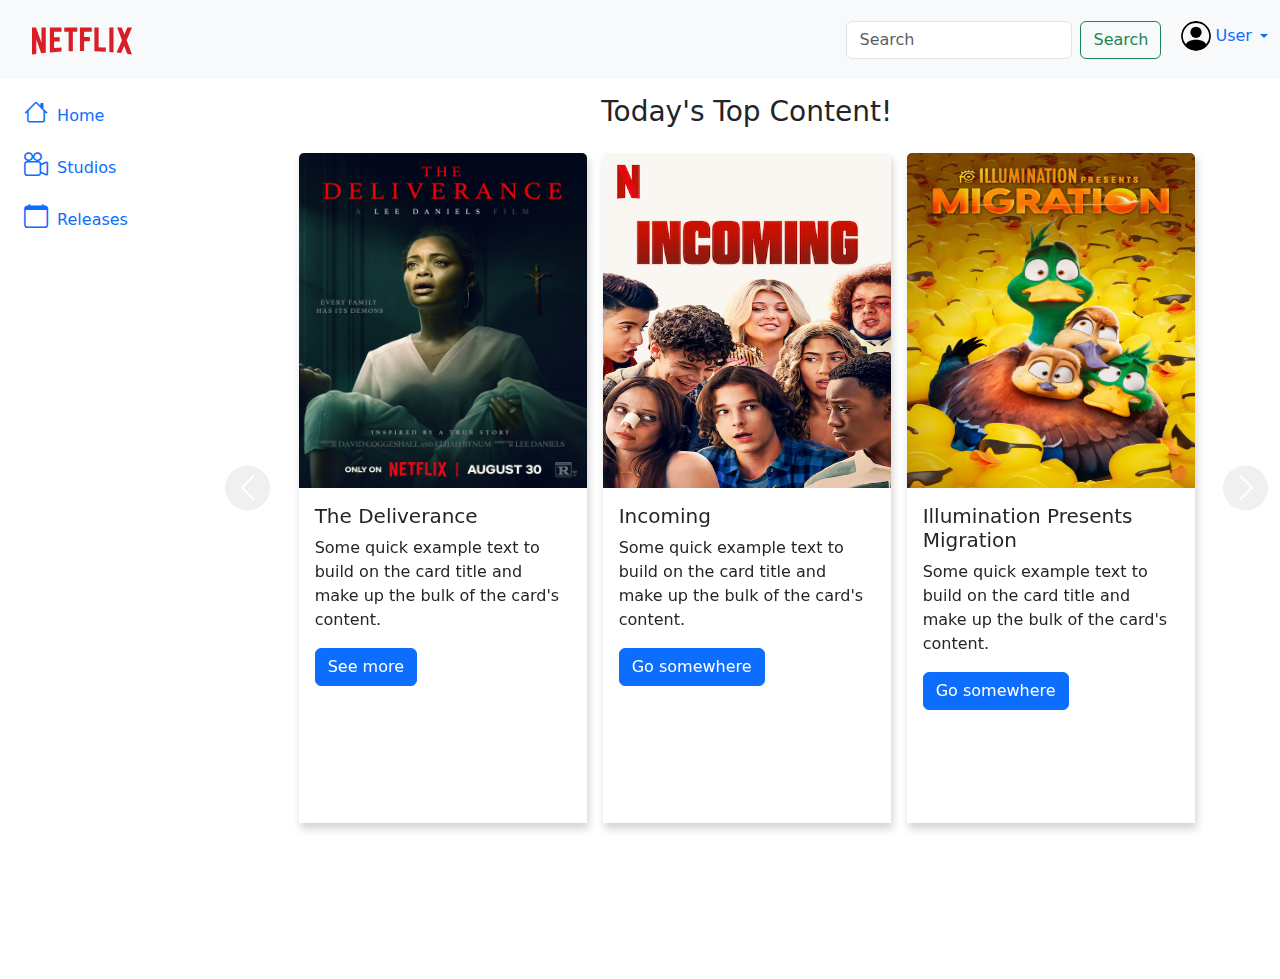
<file: index.html>
<!DOCTYPE html>
<html lang="en">
  <head>
    <meta charset="UTF-8" />
    <meta name="viewport" content="width=device-width, initial-scale=1.0" />
    <title>SBA 307</title>
    <link
      href="https://cdn.jsdelivr.net/npm/bootstrap@5.3.3/dist/css/bootstrap.min.css"
      rel="stylesheet"
      integrity="sha384-QWTKZyjpPEjISv5WaRU9OFeRpok6YctnYmDr5pNlyT2bRjXh0JMhjY6hW+ALEwIH"
      crossorigin="anonymous"
    />
    <!-- Bootstrap Font Icon CSS -->
    <link
      rel="stylesheet"
      href="https://cdn.jsdelivr.net/npm/bootstrap-icons@1.5.0/font/bootstrap-icons.css"
    />
    <link rel="stylesheet" href="../styles/style.css" />
    <script src="https://cdn.jsdelivr.net/npm/bootstrap@5.3.3/dist/js/bootstrap.bundle.min.js"></script>
    <style>
      html {
        background-color: rgb(191, 224, 224);
      }
    </style>
  </head>

  <body>
    <nav class="navbar bg-body-tertiary">
      <div class="container-fluid">
        <a class="navbar-brand" style="margin-left: 20px" href="./index.html">
          <img
            src="../images/netflix-logo.svg"
            alt="Logo"
            width="100"
            height="50"
            class="d-inline-block align-text-top"
          />
        </a>
        <div class="navbar-right" style="display: flex">
          <form class="d-flex" role="search">
            <input
              class="form-control me-2"
              type="search"
              placeholder="Search"
              aria-label="Search"
            />
            <button class="btn btn-outline-success" type="submit">
              Search
            </button>
          </form>
          <!-- https://dev.to/codeply/bootstrap-5-sidebar-examples-38pb https://www.codeply.com/p/WGCqYEiPBg -->
          <div class="dropdown" style="margin-left: 20px">
            <a
              href="#"
              class="d-flex align-items-center text-decoration-none dropdown-toggle"
              id="dropdownUser1"
              data-bs-toggle="dropdown"
              aria-expanded="false"
            >
              <img
                src="../images/person-circle.svg"
                alt="hugenerd"
                width="30"
                height="30"
                class="rounded-circle"
              />
              <span class="d-none d-sm-inline mx-1">User</span>
            </a>
            <ul
              class="dropdown-menu dropdown-menu-dark text-small shadow"
              aria-labelledby="dropdownUser1"
            >
              <li>
                <a class="dropdown-item" href="./pages/profile.html">Profile</a>
              </li>
              <li>
                <hr class="dropdown-divider" />
              </li>
              <li><a class="dropdown-item" href="#">Sign out</a></li>
            </ul>
          </div>
        </div>
      </div>
    </nav>

    <!-- https://www.codeply.com/p/WGCqYEiPBg -->
    <div class="container-fluid">
      <div class="row flex-nowrap">
        <div class="col-auto col-md-3 col-xl-2 px-sm-2 px-0">
          <div
            class="d-flex flex-column align-items-center align-items-sm-start px-3 pt-2 text-white min-vh-100"
          >
            <ul
              class="nav nav-pills flex-column mb-sm-auto mb-0 align-items-center align-items-sm-start"
              id="menu"
            >
              <li class="nav-item">
                <a href="../index.html" class="nav-link align-middle px-0">
                  <i class="fs-4 bi-house"></i>
                  <span class="ms-1 d-none d-sm-inline">Home</span>
                </a>
              </li>

              <li>
                <a
                  href="../pages/studios.html"
                  class="nav-link px-0 align-middle"
                >
                  <i class="fs-4 bi-camera-reels"></i>
                  <span class="ms-1 d-none d-sm-inline">Studios</span>
                </a>
              </li>

              <li>
                <a
                  href="../pages/releases.html"
                  class="nav-link px-0 align-middle"
                >
                  <i class="fs-4 bi-calendar"></i>
                  <span class="ms-1 d-none d-sm-inline">Releases</span></a
                >
              </li>
            </ul>
          </div>
        </div>

        <div class="col py-3">
          <!-- https://www.geeksforgeeks.org/how-to-make-multi-item-carousel-using-bootstrap-5/ -->
          <h3 align="center">Today's Top Content!</h3>
          <!-- https://raddy.dev/blog/netflix-carousel-using-css/ -->
          <!-- https://www.smashingmagazine.com/2024/04/infinite-scrolling-logos-html-css/ -->
          <!-- https://stackoverflow.com/questions/74159019/can-i-add-a-div-with-multiple-images-inside-a-bootstrap-carousel-slide-if-so-h -->
          <div id="carouselExampleIndicators" class="carousel slide">
            <div class="carousel-indicators">
              <button
                type="button"
                data-bs-target="#carouselExampleIndicators"
                data-bs-slide-to="0"
                class="active"
                aria-current="true"
                aria-label="Slide 1"
              ></button>
              <button
                type="button"
                data-bs-target="#carouselExampleIndicators"
                data-bs-slide-to="1"
                aria-label="Slide 2"
              ></button>
              <button
                type="button"
                data-bs-target="#carouselExampleIndicators"
                data-bs-slide-to="2"
                aria-label="Slide 3"
              ></button>
              <button
                type="button"
                data-bs-target="#carouselExampleIndicators"
                data-bs-slide-to="3"
                aria-label="Slide 4"
              ></button>
              <button
                type="button"
                data-bs-target="#carouselExampleIndicators"
                data-bs-slide-to="4"
                aria-label="Slide 5"
              ></button>
            </div>
            <div class="carousel-inner">
              <!-- https://codingyaar.com/bootstrap-4-carousel-multiple-items-responsive/ -->

              <div class="carousel-item active">
                <div class="cards-wrapper">
                  <div class="card" style="width: 18rem">
                    <img
                      src="./images/deliverance-1.jpeg"
                      class="card-img-top"
                      alt="..."
                    />
                    <div class="card-body">
                      <h5 class="card-title">The Deliverance</h5>
                      <p class="card-text">
                        Some quick example text to build on the card title and
                        make up the bulk of the card's content.
                      </p>
                      <a href="#" class="btn btn-primary" id="submit-btn"
                        >See more</a
                      >
                    </div>
                  </div>

                  <div class="card" style="width: 18rem">
                    <img
                      src="./images/incoming-2.jpeg"
                      class="card-img-top"
                      alt="..."
                    />
                    <div class="card-body">
                      <h5 class="card-title">Incoming</h5>
                      <p class="card-text">
                        Some quick example text to build on the card title and
                        make up the bulk of the card's content.
                      </p>
                      <a href="#" class="btn btn-primary" id="submit-btn"
                        >Go somewhere</a
                      >
                    </div>
                  </div>

                  <div class="card" style="width: 18rem">
                    <img
                      src="./images/migration-3.jpeg"
                      class="card-img-top"
                      alt="..."
                    />
                    <div class="card-body">
                      <h5 class="card-title">
                        Illumination Presents Migration
                      </h5>
                      <p class="card-text">
                        Some quick example text to build on the card title and
                        make up the bulk of the card's content.
                      </p>
                      <a href="#" class="btn btn-primary" id="submit-btn"
                        >Go somewhere</a
                      >
                    </div>
                  </div>
                </div>
              </div>
              <div class="carousel-item">
                <div class="cards-wrapper">
                  <div class="card" style="width: 18rem">
                    <img
                      src="./images/union-4.jpeg"
                      class="card-img-top"
                      alt="..."
                    />
                    <div class="card-body">
                      <h5 class="card-title">The Union</h5>
                      <p class="card-text">
                        Some quick example text to build on the card title and
                        make up the bulk of the card's content.
                      </p>
                      <a href="#" class="btn btn-primary" id="submit-btn"
                        >Go somewhere</a
                      >
                    </div>
                  </div>

                  <div class="card" style="width: 18rem">
                    <img
                      src="./images/untold-5.jpeg"
                      class="card-img-top"
                      alt="..."
                    />
                    <div class="card-body">
                      <h5 class="card-title">Untold: Sign Stealer</h5>
                      <p class="card-text">
                        Some quick example text to build on the card title and
                        make up the bulk of the card's content.
                      </p>
                      <a href="#" class="btn btn-primary" id="submit-btn"
                        >Go somewhere</a
                      >
                    </div>
                  </div>
                </div>
              </div>
            </div>
            <button
              class="carousel-control-prev"
              type="button"
              data-bs-target="#carouselExampleIndicators"
              data-bs-slide="prev"
            >
              <span
                class="carousel-control-prev-icon"
                aria-hidden="true"
              ></span>
              <span class="visually-hidden">Previous</span>
            </button>
            <button
              class="carousel-control-next"
              type="button"
              data-bs-target="#carouselExampleIndicators"
              data-bs-slide="next"
            >
              <span
                class="carousel-control-next-icon"
                aria-hidden="true"
              ></span>
              <span class="visually-hidden">Next</span>
            </button>
          </div>
        </div>
      </div>
    </div>
  </body>
</html>
</file>
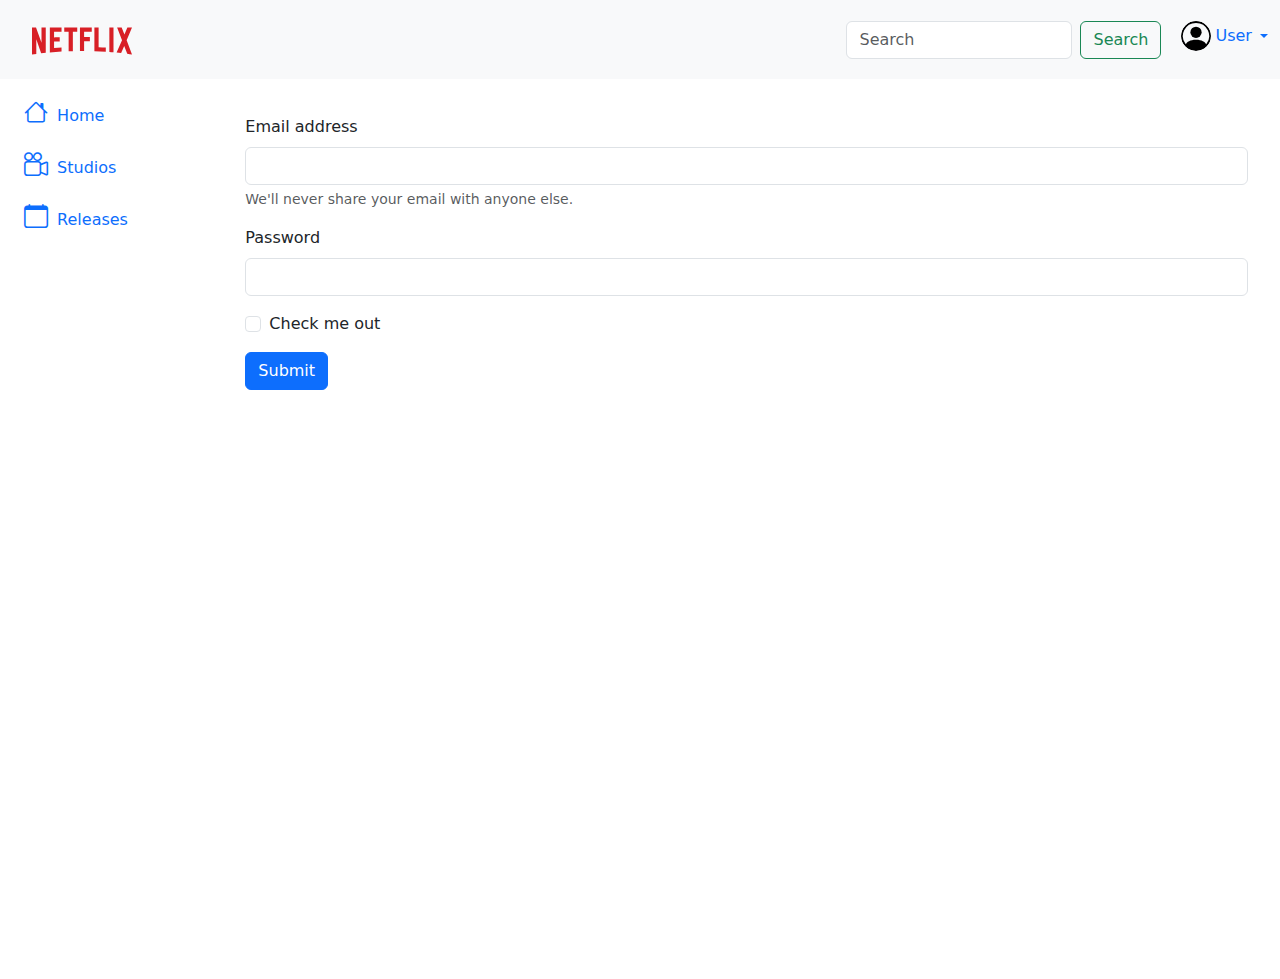
<file: pages/profile.html>
<!DOCTYPE html>
<html lang="en">
  <head>
    <meta charset="UTF-8" />
    <meta name="viewport" content="width=device-width, initial-scale=1.0" />
    <title>Profile Page</title>
    <link
      href="https://cdn.jsdelivr.net/npm/bootstrap@5.3.3/dist/css/bootstrap.min.css"
      rel="stylesheet"
      integrity="sha384-QWTKZyjpPEjISv5WaRU9OFeRpok6YctnYmDr5pNlyT2bRjXh0JMhjY6hW+ALEwIH"
      crossorigin="anonymous"
    />
    <!-- Bootstrap Font Icon CSS -->
    <link
      rel="stylesheet"
      href="https://cdn.jsdelivr.net/npm/bootstrap-icons@1.5.0/font/bootstrap-icons.css"
    />
    <link rel="stylesheet" href="../styles/style.css" />
    <script src="https://cdn.jsdelivr.net/npm/bootstrap@5.3.3/dist/js/bootstrap.bundle.min.js"></script>
    <style>
      .main-form {
        margin: 20px;
      }
    </style>
  </head>

  <body>
    <nav class="navbar bg-body-tertiary">
      <div class="container-fluid">
        <a class="navbar-brand" style="margin-left: 20px" href="../index.html">
          <img
            src="../images/netflix-logo.svg"
            alt="Logo"
            width="100"
            height="50"
            class="d-inline-block align-text-top"
          />
        </a>
        <div class="navbar-right" style="display: flex">
          <form class="d-flex" role="search">
            <input
              class="form-control me-2"
              type="search"
              placeholder="Search"
              aria-label="Search"
            />
            <button class="btn btn-outline-success" type="submit">
              Search
            </button>
          </form>
          <!-- https://dev.to/codeply/bootstrap-5-sidebar-examples-38pb https://www.codeply.com/p/WGCqYEiPBg -->
          <div class="dropdown" style="margin-left: 20px">
            <a
              href="#"
              class="d-flex align-items-center text-decoration-none dropdown-toggle"
              id="dropdownUser1"
              data-bs-toggle="dropdown"
              aria-expanded="false"
            >
              <img
                src="../images/person-circle.svg"
                alt="hugenerd"
                width="30"
                height="30"
                class="rounded-circle"
              />
              <span class="d-none d-sm-inline mx-1">User</span>
            </a>
            <ul
              class="dropdown-menu dropdown-menu-dark text-small shadow"
              aria-labelledby="dropdownUser1"
            >
              <li>
                <a class="dropdown-item" href="./profile.html">Profile</a>
              </li>
              <li>
                <hr class="dropdown-divider" />
              </li>
              <li><a class="dropdown-item" href="#">Sign out</a></li>
            </ul>
          </div>
        </div>
      </div>
    </nav>

    <!-- https://www.codeply.com/p/WGCqYEiPBg -->
    <div class="container-fluid">
      <div class="row flex-nowrap">
        <div class="col-auto col-md-3 col-xl-2 px-sm-2 px-0">
          <div
            class="d-flex flex-column align-items-center align-items-sm-start px-3 pt-2 text-white min-vh-100"
          >
            <ul
              class="nav nav-pills flex-column mb-sm-auto mb-0 align-items-center align-items-sm-start"
              id="menu"
            >
              <li class="nav-item">
                <a href="../index.html" class="nav-link align-middle px-0">
                  <i class="fs-4 bi-house"></i>
                  <span class="ms-1 d-none d-sm-inline">Home</span>
                </a>
              </li>

              <li>
                <a href="./studios.html" class="nav-link px-0 align-middle">
                  <i class="fs-4 bi-camera-reels"></i>
                  <span class="ms-1 d-none d-sm-inline">Studios</span>
                </a>
              </li>

              <li>
                <a href="./releases.html" class="nav-link px-0 align-middle">
                  <i class="fs-4 bi-calendar"></i>
                  <span class="ms-1 d-none d-sm-inline">Releases</span></a
                >
              </li>
            </ul>
          </div>
        </div>

        <div class="col py-3">
          <main class="profile-form">
            <div class="main-form">
              <form>
                <div class="mb-3">
                  <label for="exampleInputEmail1" class="form-label"
                    >Email address</label
                  >
                  <input
                    type="email"
                    class="form-control"
                    id="exampleInputEmail1"
                    aria-describedby="emailHelp"
                  />
                  <div id="emailHelp" class="form-text">
                    We'll never share your email with anyone else.
                  </div>
                </div>
                <div class="mb-3">
                  <label for="exampleInputPassword1" class="form-label"
                    >Password</label
                  >
                  <input
                    type="password"
                    class="form-control"
                    id="exampleInputPassword1"
                  />
                </div>
                <div class="mb-3 form-check">
                  <input
                    type="checkbox"
                    class="form-check-input"
                    id="exampleCheck1"
                  />
                  <label class="form-check-label" for="exampleCheck1"
                    >Check me out</label
                  >
                </div>
                <button type="submit" class="btn btn-primary" id="submit-btn">Submit</button>
              </form>
            </div>
          </main>
        </div>
      </div>
    </div>
  </body>
</html>
</file>
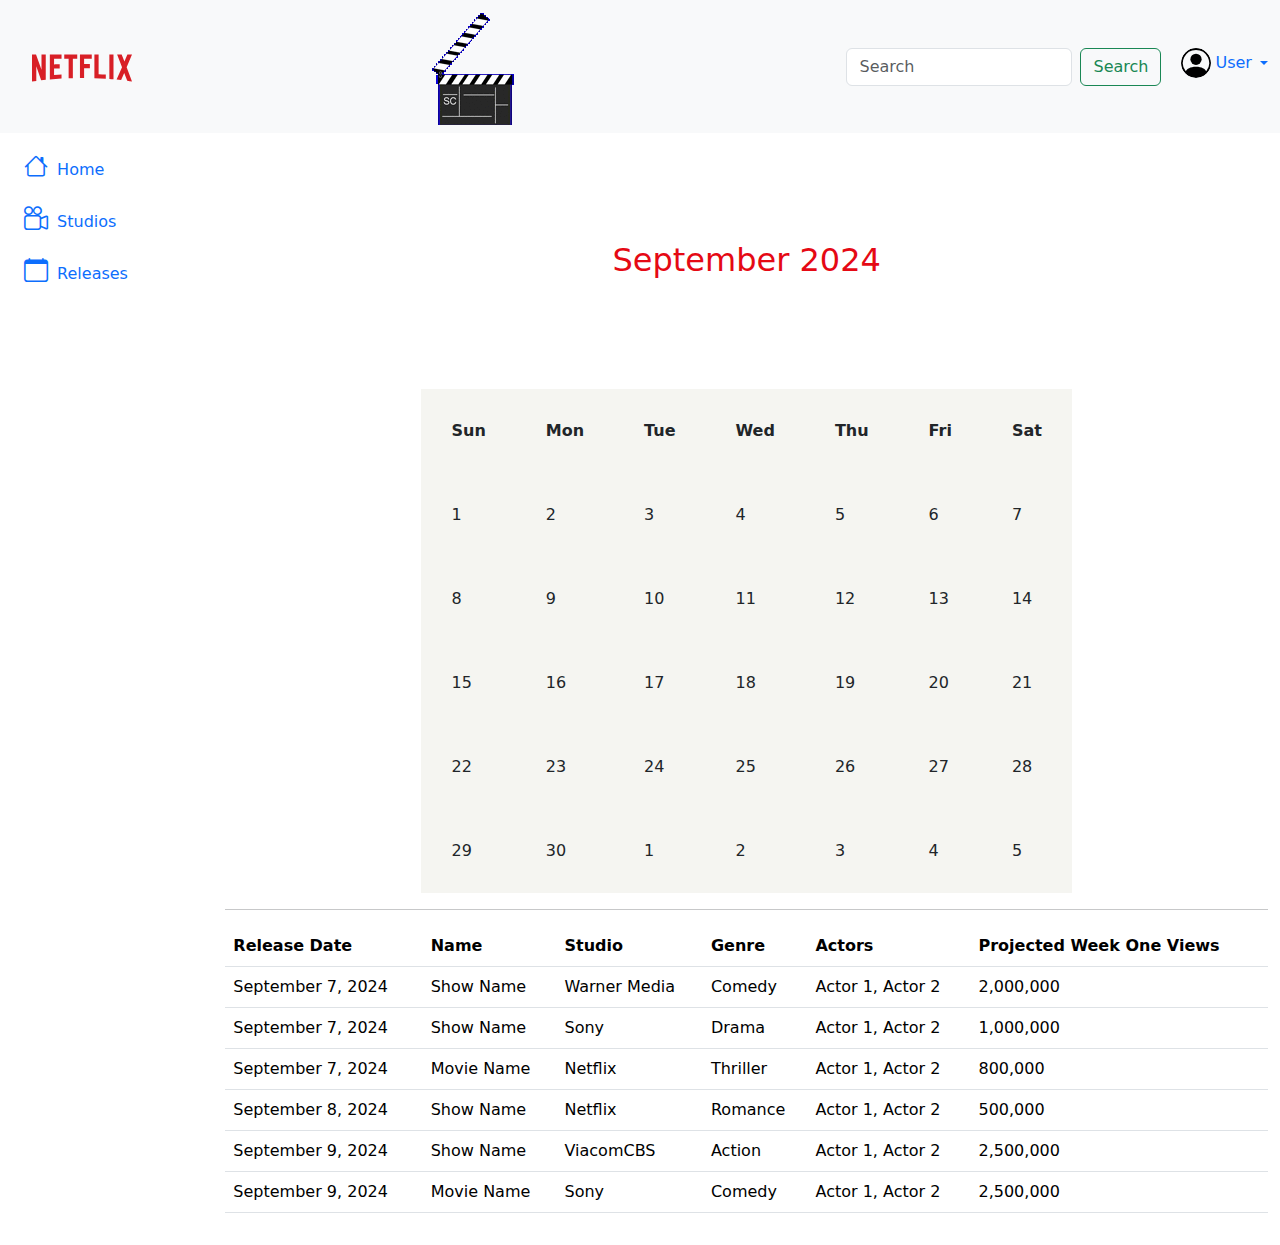
<file: pages/releases.html>
<!DOCTYPE html>
<html lang="en">
  <head>
    <meta charset="UTF-8" />
    <meta name="viewport" content="width=device-width, initial-scale=1.0" />
    <title>SBA 307</title>
    <link
      href="https://cdn.jsdelivr.net/npm/bootstrap@5.3.3/dist/css/bootstrap.min.css"
      rel="stylesheet"
      integrity="sha384-QWTKZyjpPEjISv5WaRU9OFeRpok6YctnYmDr5pNlyT2bRjXh0JMhjY6hW+ALEwIH"
      crossorigin="anonymous"
    />
    <!-- Bootstrap Font Icon CSS -->
    <link
      rel="stylesheet"
      href="https://cdn.jsdelivr.net/npm/bootstrap-icons@1.5.0/font/bootstrap-icons.css"
    />
    <link rel="stylesheet" href="../styles/style.css" />
    <script src="https://cdn.jsdelivr.net/npm/bootstrap@5.3.3/dist/js/bootstrap.bundle.min.js"></script>
    <style>
      .releases-cal > td {
        background-color: yellow;
      }
    </style>
  </head>

  <body>
    <nav class="navbar bg-body-tertiary">
      <div class="container-fluid">
        <a class="navbar-brand" style="margin-left: 20px" href="../index.html">
          <img
            src="../images/netflix-logo.svg"
            alt="Logo"
            width="100"
            height="50"
            class="d-inline-block align-text-top"
          />
        </a>
        <img
          src="../images/movie-clapperboard.gif"
          alt="Movie clapperboard gif, which says action"
          id="loading-gif"
        />
        <div class="navbar-right" style="display: flex">
          <form class="d-flex" role="search">
            <input
              class="form-control me-2"
              type="search"
              placeholder="Search"
              aria-label="Search"
            />
            <button class="btn btn-outline-success" type="submit">
              Search
            </button>
          </form>

          <!-- https://dev.to/codeply/bootstrap-5-sidebar-examples-38pb https://www.codeply.com/p/WGCqYEiPBg -->
          <div class="dropdown" style="margin-left: 20px">
            <a
              href="#"
              class="d-flex align-items-center text-decoration-none dropdown-toggle"
              id="dropdownUser1"
              data-bs-toggle="dropdown"
              aria-expanded="false"
            >
              <img
                src="../images/person-circle.svg"
                alt="hugenerd"
                width="30"
                height="30"
                class="rounded-circle"
              />
              <span class="d-none d-sm-inline mx-1">User</span>
            </a>
            <ul
              class="dropdown-menu dropdown-menu-dark text-small shadow"
              aria-labelledby="dropdownUser1"
            >
              <li>
                <a class="dropdown-item" href="./profile.html">Profile</a>
              </li>
              <li>
                <hr class="dropdown-divider" />
              </li>
              <li><a class="dropdown-item" href="#">Sign out</a></li>
            </ul>
          </div>
        </div>
      </div>
    </nav>

    <!-- https://www.codeply.com/p/WGCqYEiPBg -->
    <div class="container-fluid">
      <div class="row flex-nowrap">
        <div class="col-auto col-md-3 col-xl-2 px-sm-2 px-0">
          <div
            class="d-flex flex-column align-items-center align-items-sm-start px-3 pt-2 text-white min-vh-100"
          >
            <ul
              class="nav nav-pills flex-column mb-sm-auto mb-0 align-items-center align-items-sm-start"
              id="menu"
            >
              <li class="nav-item">
                <a href="../index.html" class="nav-link align-middle px-0">
                  <i class="fs-4 bi-house"></i>
                  <span class="ms-1 d-none d-sm-inline">Home</span>
                </a>
              </li>

              <li>
                <a href="./studios.html" class="nav-link px-0 align-middle">
                  <i class="fs-4 bi-camera-reels"></i>
                  <span class="ms-1 d-none d-sm-inline">Studios</span>
                </a>
              </li>

              <li>
                <a href="./studios.html" class="nav-link px-0 align-middle">
                  <i class="fs-4 bi-calendar"></i>
                  <span class="ms-1 d-none d-sm-inline">Releases</span></a
                >
              </li>
            </ul>
          </div>
        </div>

        <div class="releases-main col py-3">
          <main class="releases-main">
            <div class="main-top">
              <div
                class="h2-container"
                syle="display: flex; height: 200px; width: 100%"
              >
                <h2
                  align="center"
                  class="bounce"
                  style="color: #e50914; align-self: flex-end"
                >
                  September 2024
                </h2>
              </div>
              <br />

              <table
                class="releases-cal"
                bgcolor="#F5F5F1"
                align="center"
                cellspacing="30"
                cellpadding="30"
              >
                <!-- The tr tag is used to enter 
            rows in the table -->

                <!-- It is used to give the heading to the
            table. We can give the heading to the 
            top and bottom of the table -->

                <caption align="top">
                  <!-- Here we have used the attribute 
                that is style and we have colored 
                the sentence to make it better 
                depending on the web page-->
                </caption>

                <thead>
                  <tr>
                    <th>Sun</th>
                    <th>Mon</th>
                    <th>Tue</th>
                    <th>Wed</th>
                    <th>Thu</th>
                    <th>Fri</th>
                    <th>Sat</th>
                  </tr>
                </thead>

                <tbody>
                  <tr>
                    <td>1</td>
                    <td>2</td>
                    <td>3</td>
                    <td>4</td>
                    <td>5</td>
                    <td>6</td>
                    <td>7</td>
                  </tr>
                  <tr>
                    <td>8</td>
                    <td>9</td>
                    <td>10</td>
                    <td>11</td>
                    <td>12</td>
                    <td>13</td>
                    <td>14</td>
                  </tr>
                  <tr>
                    <td>15</td>
                    <td>16</td>
                    <td>17</td>
                    <td>18</td>
                    <td>19</td>
                    <td>20</td>
                    <td>21</td>
                  </tr>
                  <tr>
                    <td>22</td>
                    <td>23</td>
                    <td>24</td>
                    <td>25</td>
                    <td>26</td>
                    <td>27</td>
                    <td>28</td>
                  </tr>
                  <tr>
                    <td>29</td>
                    <td>30</td>
                    <td>1</td>
                    <td>2</td>
                    <td>3</td>
                    <td>4</td>
                    <td>5</td>
                  </tr>
                </tbody>
              </table>
            </div>
            <hr />
            <div class="main-bottom">
              <table class="table">
                <thead>
                  <tr>
                    <th scope="col">Release Date</th>
                    <th scope="col">Name</th>
                    <th scope="col">Studio</th>
                    <th scope="col">Genre</th>
                    <th scope="col">Actors</th>
                    <th scope="col">Projected Week One Views</th>
                  </tr>
                </thead>
                <tbody>
                  <tr>
                    <td>September 7, 2024</td>
                    <td>Show Name</td>
                    <td>Warner Media</td>
                    <td>Comedy</td>
                    <td>Actor 1, Actor 2</td>
                    <td>2,000,000</td>
                  </tr>
                  <tr>
                    <td>September 7, 2024</td>
                    <td>Show Name</td>
                    <td>Sony</td>
                    <td>Drama</td>
                    <td>Actor 1, Actor 2</td>
                    <td>1,000,000</td>
                  </tr>
                  <tr>
                    <td>September 7, 2024</td>
                    <td>Movie Name</td>
                    <td>Netflix</td>
                    <td>Thriller</td>
                    <td>Actor 1, Actor 2</td>
                    <td>800,000</td>
                  </tr>
                  <tr>
                    <td>September 8, 2024</td>
                    <td>Show Name</td>
                    <td>Netflix</td>
                    <td>Romance</td>
                    <td>Actor 1, Actor 2</td>
                    <td>500,000</td>
                  </tr>
                  <tr>
                    <td>September 9, 2024</td>
                    <td>Show Name</td>
                    <td>ViacomCBS</td>
                    <td>Action</td>
                    <td>Actor 1, Actor 2</td>
                    <td>2,500,000</td>
                  </tr>
                  <tr>
                    <td>September 9, 2024</td>
                    <td>Movie Name</td>
                    <td>Sony</td>
                    <td>Comedy</td>
                    <td>Actor 1, Actor 2</td>
                    <td>2,500,000</td>
                  </tr>
                </tbody>
              </table>
            </div>
          </main>
        </div>
      </div>
    </div>
  </body>
</html>
</file>
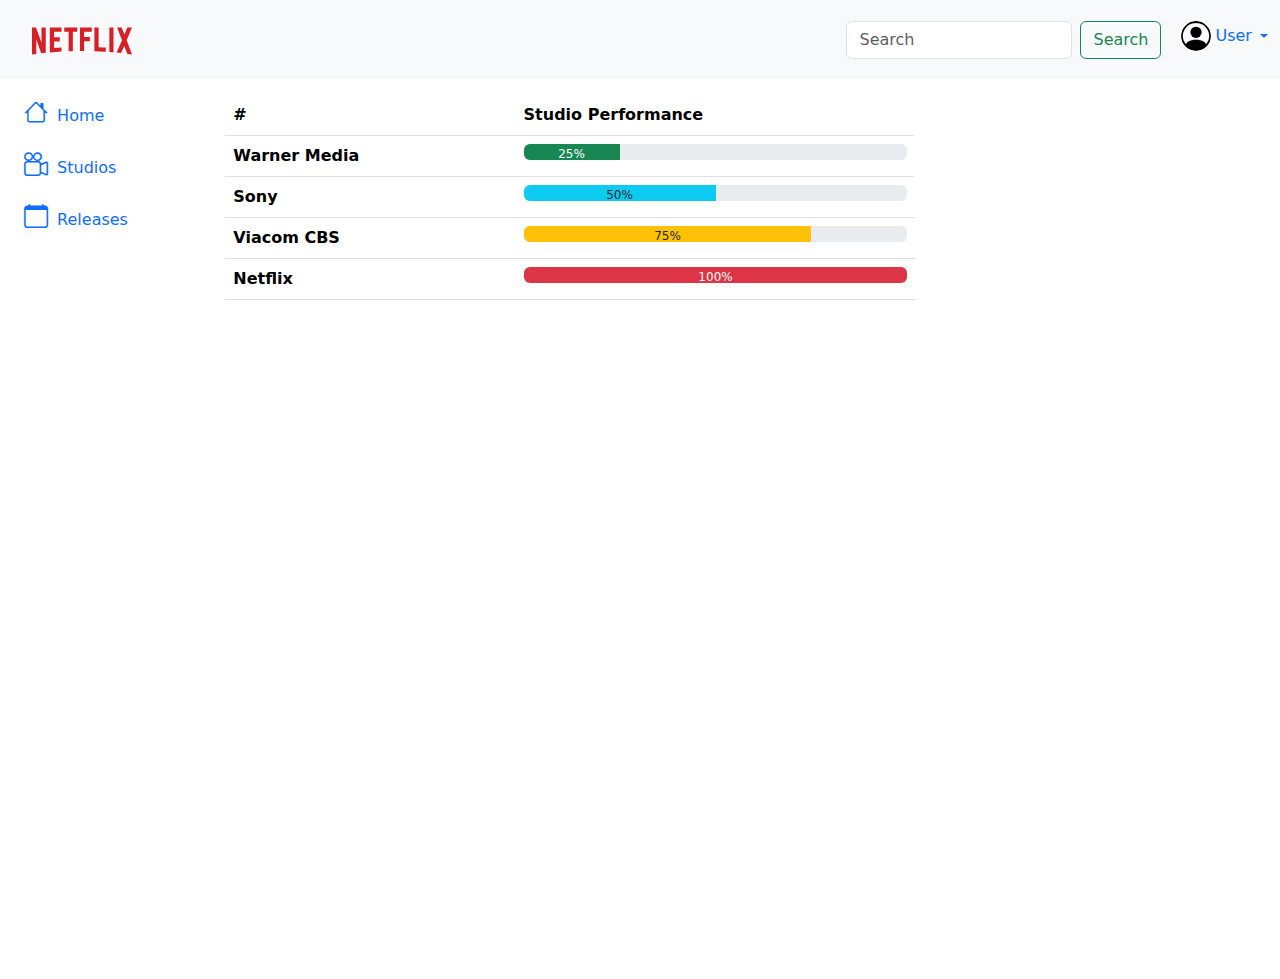
<file: pages/studios.html>
<!DOCTYPE html>
<html lang="en">
  <head>
    <meta charset="UTF-8" />
    <meta name="viewport" content="width=device-width, initial-scale=1.0" />
    <title>SBA 307</title>
    <link
      href="https://cdn.jsdelivr.net/npm/bootstrap@5.3.3/dist/css/bootstrap.min.css"
      rel="stylesheet"
      integrity="sha384-QWTKZyjpPEjISv5WaRU9OFeRpok6YctnYmDr5pNlyT2bRjXh0JMhjY6hW+ALEwIH"
      crossorigin="anonymous"
    />
    <!-- Bootstrap Font Icon CSS -->
    <link
      rel="stylesheet"
      href="https://cdn.jsdelivr.net/npm/bootstrap-icons@1.5.0/font/bootstrap-icons.css"
    />
    <link rel="stylesheet" href="../styles/style.css" />
    <script src="https://cdn.jsdelivr.net/npm/bootstrap@5.3.3/dist/js/bootstrap.bundle.min.js"></script>
  </head>

  <body>
    <nav class="navbar bg-body-tertiary">
      <div class="container-fluid">
        <a class="navbar-brand" style="margin-left: 20px" href="../index.html">
          <img
            src="../images/netflix-logo.svg"
            alt="Logo"
            width="100"
            height="50"
            class="d-inline-block align-text-top"
          />
        </a>
        <div class="navbar-right" style="display: flex">
          <form class="d-flex" role="search">
            <input
              class="form-control me-2"
              type="search"
              placeholder="Search"
              aria-label="Search"
            />
            <button class="btn btn-outline-success" type="submit">
              Search
            </button>
          </form>
          <!-- https://dev.to/codeply/bootstrap-5-sidebar-examples-38pb https://www.codeply.com/p/WGCqYEiPBg -->
          <div class="dropdown" style="margin-left: 20px">
            <a
              href="#"
              class="d-flex align-items-center text-decoration-none dropdown-toggle"
              id="dropdownUser1"
              data-bs-toggle="dropdown"
              aria-expanded="false"
            >
              <img
                src="../images/person-circle.svg"
                alt="hugenerd"
                width="30"
                height="30"
                class="rounded-circle"
              />
              <span class="d-none d-sm-inline mx-1">User</span>
            </a>
            <ul
              class="dropdown-menu dropdown-menu-dark text-small shadow"
              aria-labelledby="dropdownUser1"
            >
              <li>
                <a class="dropdown-item" href="./profile.html">Profile</a>
              </li>
              <li>
                <hr class="dropdown-divider" />
              </li>
              <li><a class="dropdown-item" href="#">Sign out</a></li>
            </ul>
          </div>
        </div>
      </div>
    </nav>

    <!-- https://www.codeply.com/p/WGCqYEiPBg -->
    <div class="container-fluid">
      <div class="row flex-nowrap">
        <div class="col-auto col-md-3 col-xl-2 px-sm-2 px-0">
          <div
            class="d-flex flex-column align-items-center align-items-sm-start px-3 pt-2 text-white min-vh-100"
          >
            <ul
              class="nav nav-pills flex-column mb-sm-auto mb-0 align-items-center align-items-sm-start"
              id="menu"
            >
              <li class="nav-item">
                <a href="../index.html" class="nav-link align-middle px-0">
                  <i class="fs-4 bi-house"></i>
                  <span class="ms-1 d-none d-sm-inline">Home</span>
                </a>
              </li>

              <li>
                <a href="./studios.html" class="nav-link px-0 align-middle">
                  <i class="fs-4 bi-camera-reels"></i>
                  <span class="ms-1 d-none d-sm-inline">Studios</span>
                </a>
              </li>

              <li>
                <a href="./releases.html" class="nav-link px-0 align-middle">
                  <i class="fs-4 bi-calendar"></i>
                  <span class="ms-1 d-none d-sm-inline">Releases</span></a
                >
              </li>
            </ul>
          </div>
        </div>

        <div class="col py-3">
          <main class="studios-main">
            <div class="main-left">
              <table class="table">
                <thead>
                  <tr>
                    <th scope="col">#</th>
                    <th scope="col">Studio Performance</th>
                  </tr>
                </thead>
                <tbody>
                  <tr>
                    <th scope="row">Warner Media</th>
                    <td>
                      <div
                        class="progress"
                        role="progressbar"
                        aria-label="Success example"
                        aria-valuenow="25"
                        aria-valuemin="0"
                        aria-valuemax="100"
                      >
                        <div
                          class="progress-bar bg-success"
                          style="width: 25%; height: 20px"
                        >
                          25%
                        </div>
                      </div>
                    </td>
                  </tr>
                  <tr>
                    <th scope="row">Sony</th>
                    <td>
                      <div
                        class="progress"
                        role="progressbar"
                        aria-label="Info example"
                        aria-valuenow="50"
                        aria-valuemin="0"
                        aria-valuemax="100"
                      >
                        <div
                          class="progress-bar bg-info text-dark"
                          style="width: 50%; height: 20px"
                        >
                          50%
                        </div>
                      </div>
                    </td>
                  </tr>
                  <tr>
                    <th scope="row">Viacom CBS</th>
                    <td>
                      <div
                        class="progress"
                        role="progressbar"
                        aria-label="Warning example"
                        aria-valuenow="75"
                        aria-valuemin="0"
                        aria-valuemax="100"
                      >
                        <div
                          class="progress-bar bg-warning text-dark"
                          style="width: 75%; height: 20px"
                        >
                          75%
                        </div>
                      </div>
                    </td>
                  </tr>
                  <tr>
                    <th scope="row">Netflix</th>
                    <td>
                      <div
                        class="progress"
                        role="progressbar"
                        aria-label="Danger example"
                        aria-valuenow="100"
                        aria-valuemin="0"
                        aria-valuemax="100"
                      >
                        <div
                          class="progress-bar bg-danger"
                          style="width: 100%; height: 20px"
                        >
                          100%
                        </div>
                      </div>
                    </td>
                  </tr>
                </tbody>
              </table>
            </div>
            <div class="main-right"></div>
          </main>
        </div>
      </div>
    </div>
  </body>
</html>
</file>
<file: styles/style.css>
html {
  background-color: rgb(191, 224, 224);
}

.nav-pills > li:hover {
  background-color: #f5f5f1;
  transform: scale(1.5);
  transition-duration: 2s;
}

#submit-btn:active {
  box-shadow: 2px 2px 5px #b20710;
}

/* https://codingyaar.com/bootstrap-4-carousel-multiple-items-responsive/ */

.cards-wrapper {
  display: flex;
  justify-content: center;
}
.card img {
  max-width: 100%;
  max-height: 100%;
}

.card {
  margin: 0 0.5em;
  box-shadow: 2px 6px 8px 0 rgba(22, 22, 26, 0.18);
  border: none;
  border-radius: 0;
}
.carousel-inner {
  padding: 1em;
}
.carousel-control-prev,
.carousel-control-next {
  background-color: #e1e1e1;
  width: 5vh;
  height: 5vh;
  border-radius: 50%;
  top: 50%;
  transform: translateY(-50%);
}

@media (min-width: 768px) {
  .card img {
    height: 50%;
    width: auto;
  }
}

/* Studios Page */

.studios-main {
  display: flex;
}

.studios-main > div {
  flex-grow: 1;
}

/* Releases Page */
/* https://blog.hubspot.com/website/css-hover-animation */
.h2-container {
  display: flex;
  height: 200px;
  width: 100%;
  justify-content: center;
}

.h2-container > h2 {
  align-self: flex-end;
  height: 100px;
  animation-duration: 2s;
  animation-iteration-count: infinite;
  transform-origin: bottom;
}
.h2-container > h2:hover {
  animation-name: bounce;
  animation-timing-function: ease;
}
@keyframes bounce {
  0% {
    transform: translateY(0);
  }
  50% {
    transform: translateY(-50px);
  }
  100% {
    transform: translateY(0);
  }
}

/* Transitions */

/* body{
    display: flex;
    justify-content: center;
    height: 100vh;
    align-items: center;
} */
/* 
#gif {
  height: 100px;
  width: 100px;
  margin: auto;
  display: flex;
  align-items: center;
  justify-content: center;
  background-color: yellow;
  transition-property: all;
  transition-duration: 2s;
}
#gif:hover {
  height: 500px;
  width: 500px;
  background-color: lightskyblue;
  font-size: 100px; 
}*/

/* .releases-main {
  margin: 0;
  padding: 0;
  height: 100%;
  display: flex;
  justify-content: center;
  align-items: center;
}

#gif-container {
  position: fixed;
  top: 0;
  left: 0;
  width: 100%;
  height: 100%;
  display: flex;
  justify-content: center;
  align-items: center;
  background-color: rgba(255, 255, 255, 0.9);
  animation: fadeOut 3s ease forwards; /* Animation to fade out 
} */

/* @keyframes fadeOut {
  0% {
    opacity: 1;
  }
  90% {
    opacity: 0;
  }
  100% {
    display: none; 
  }
}*/

/*#loading-gif {
  width: 150px;
}

#content {
  opacity: 0;
  transition: opacity 1s ease;
  animation: fadeIn 4s ease forwards;
}

@keyframes fadeIn {
  0% {
    opacity: 0;
  }
  100% {
    opacity: 1;
  }
}  */
</file>
